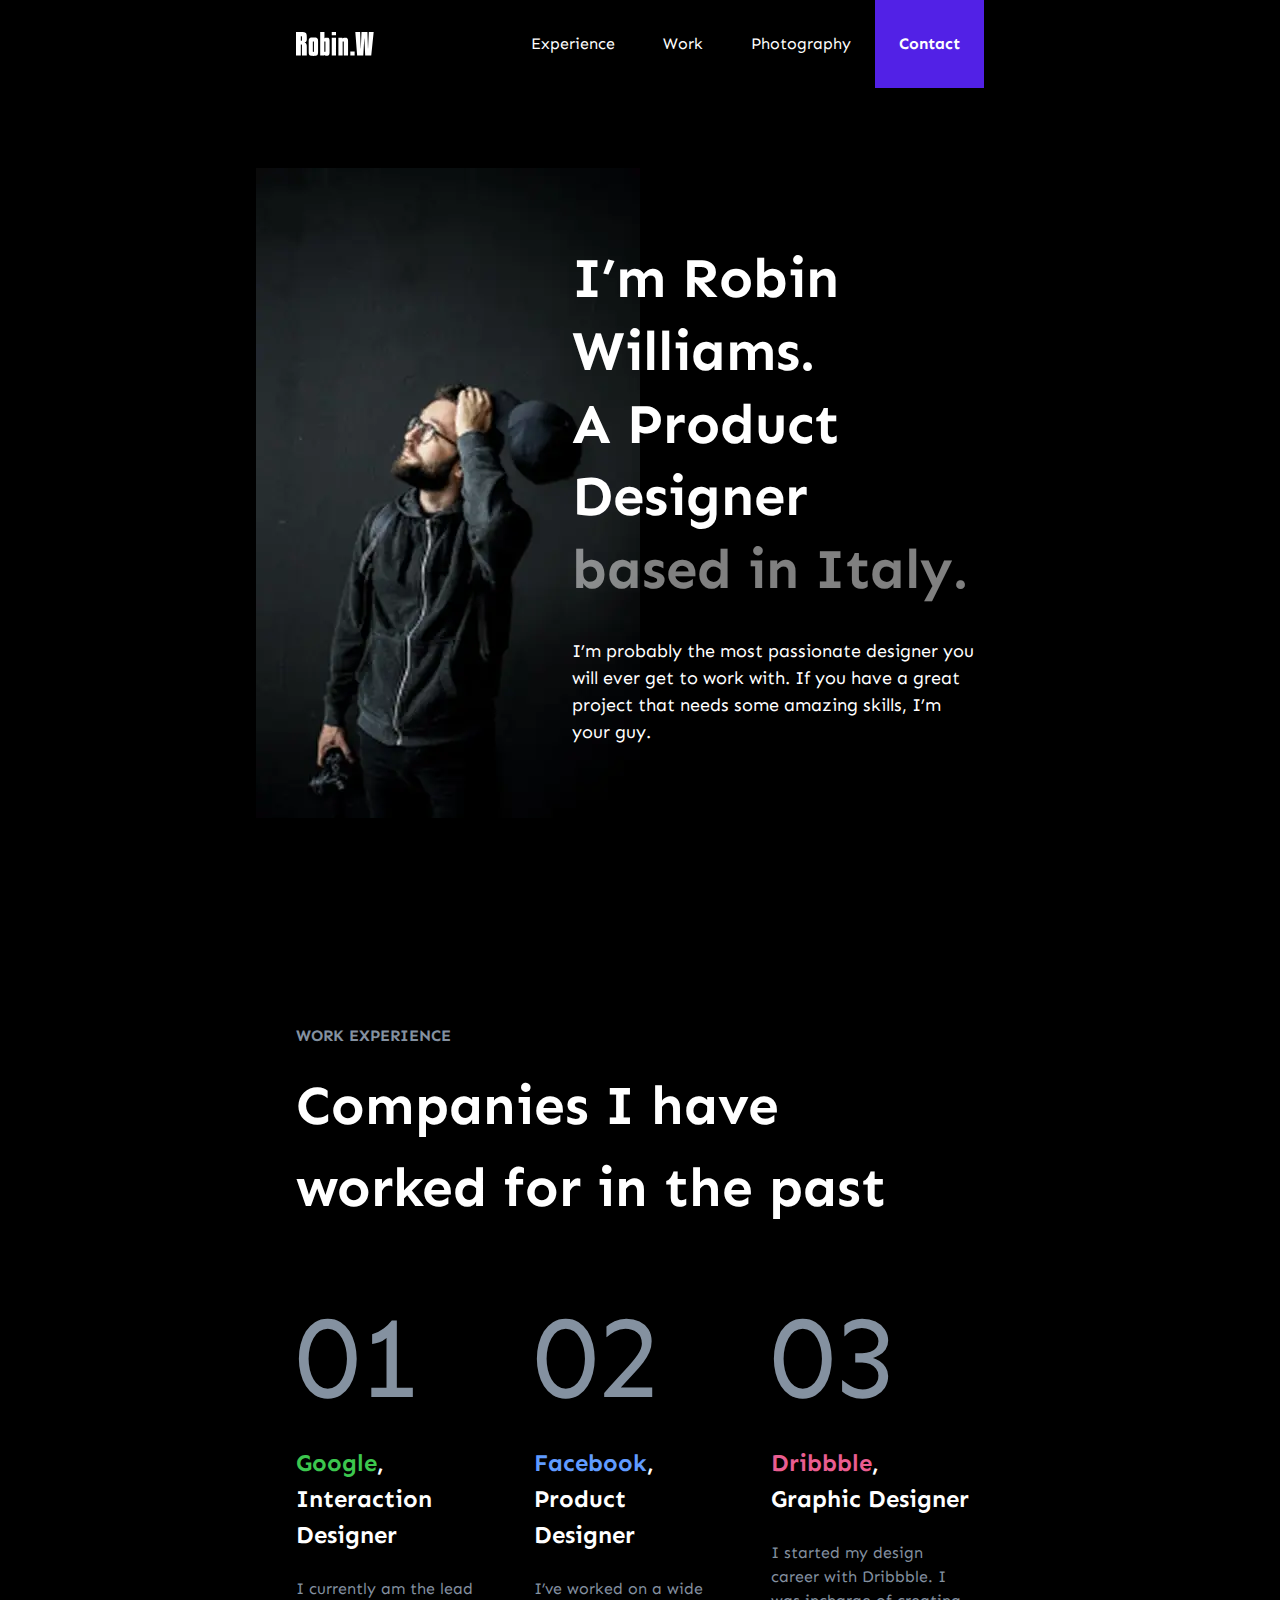
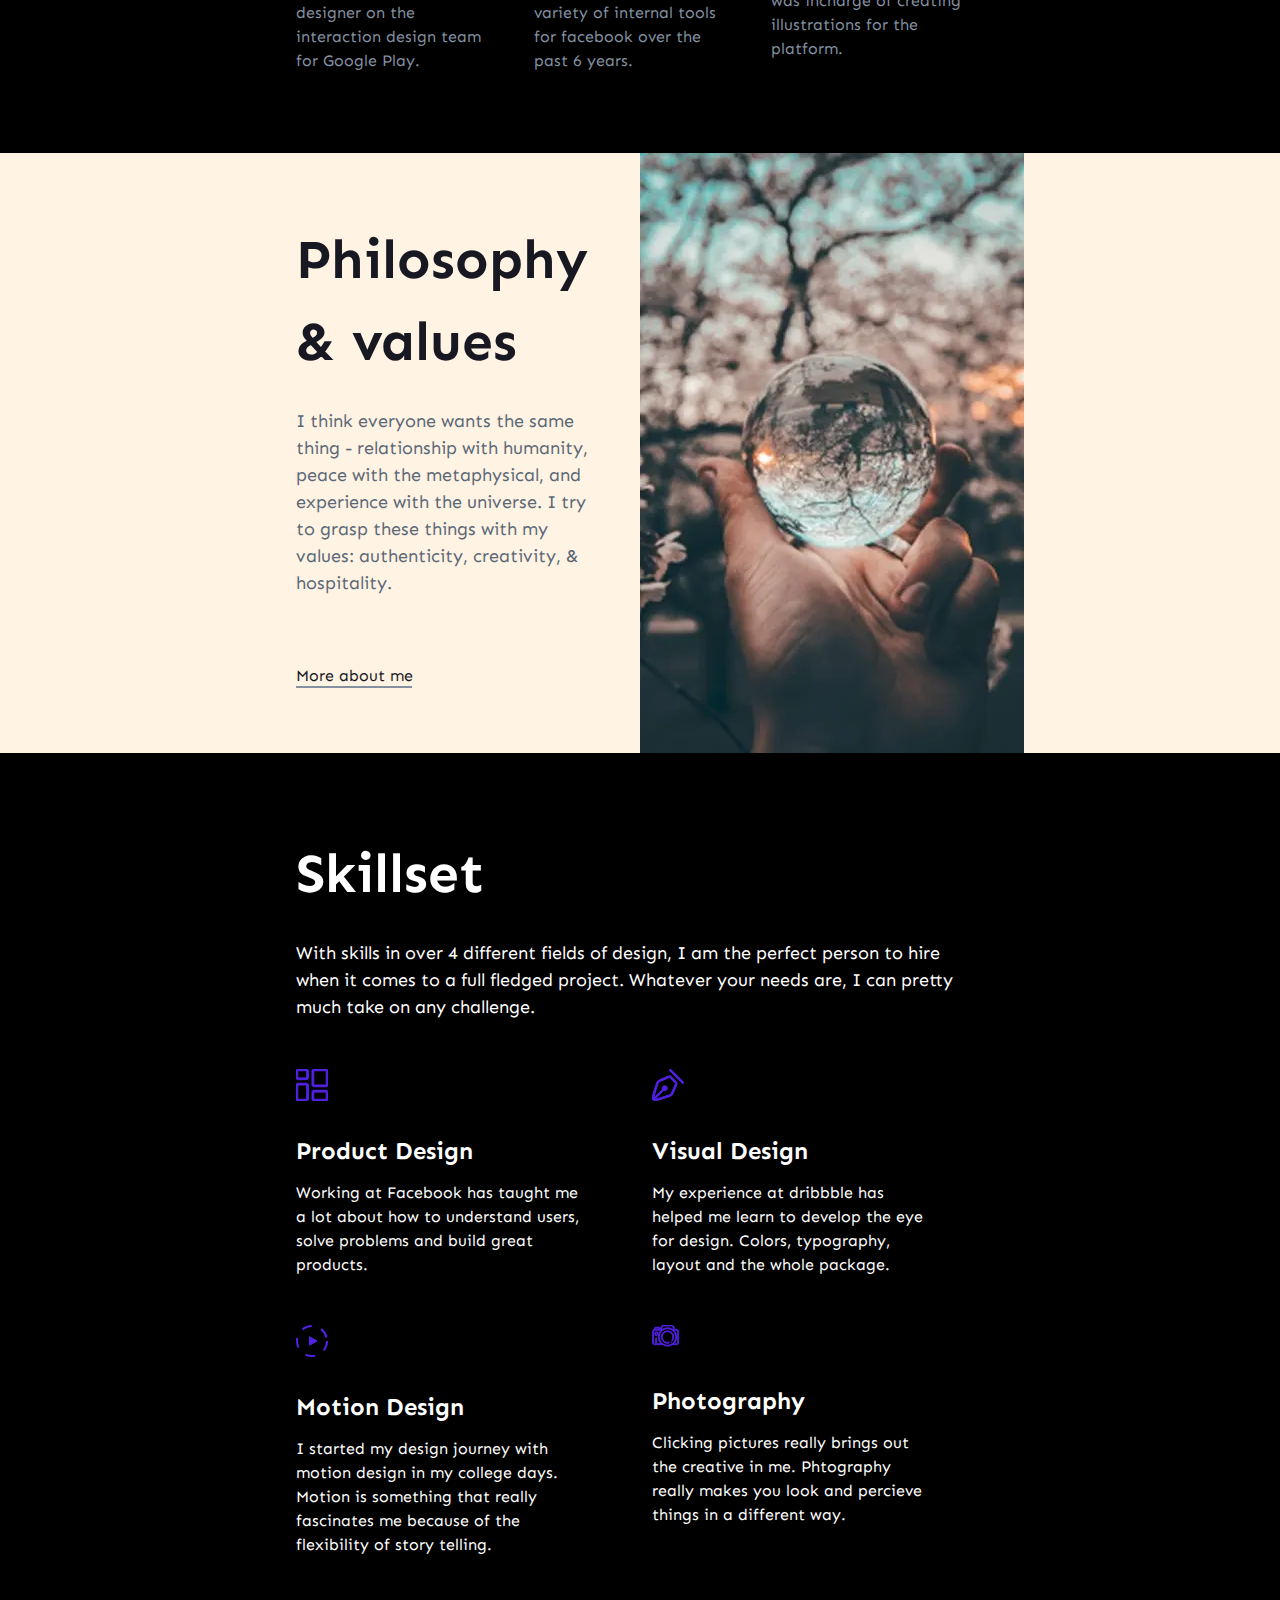
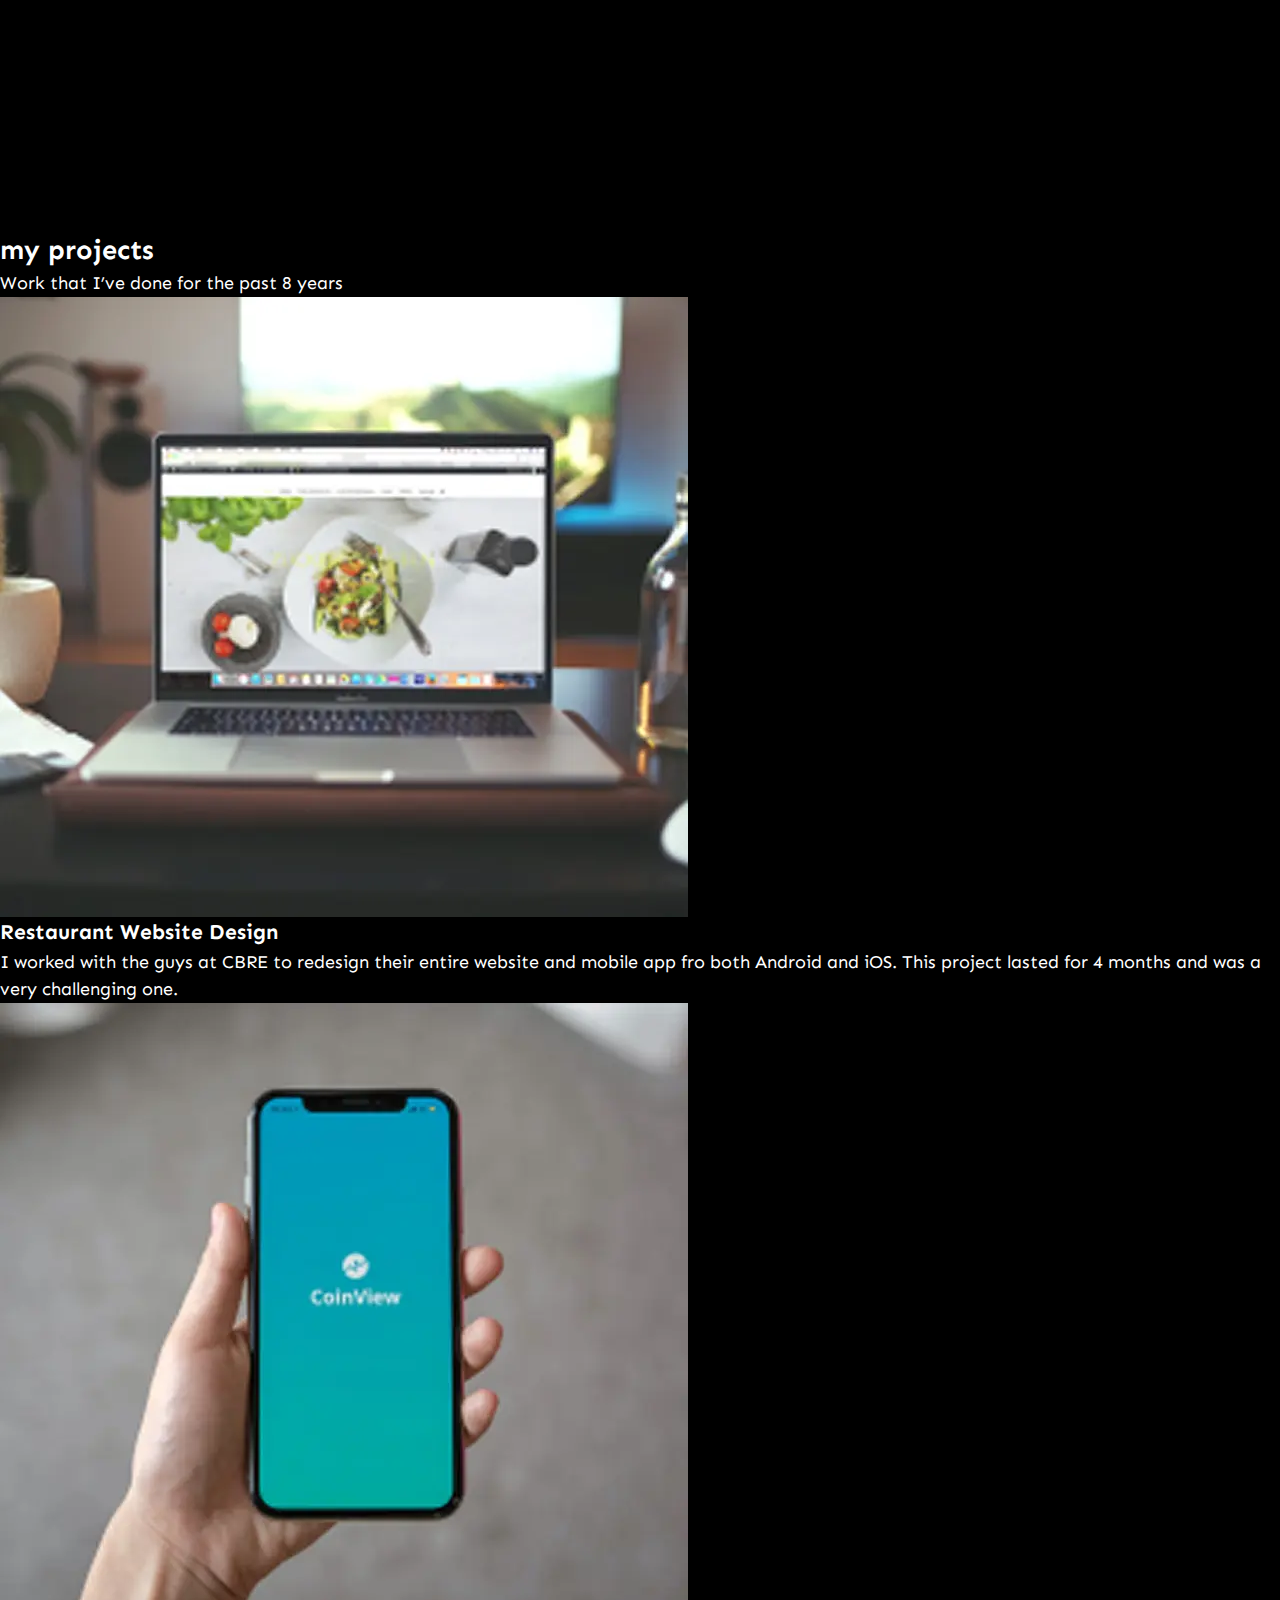
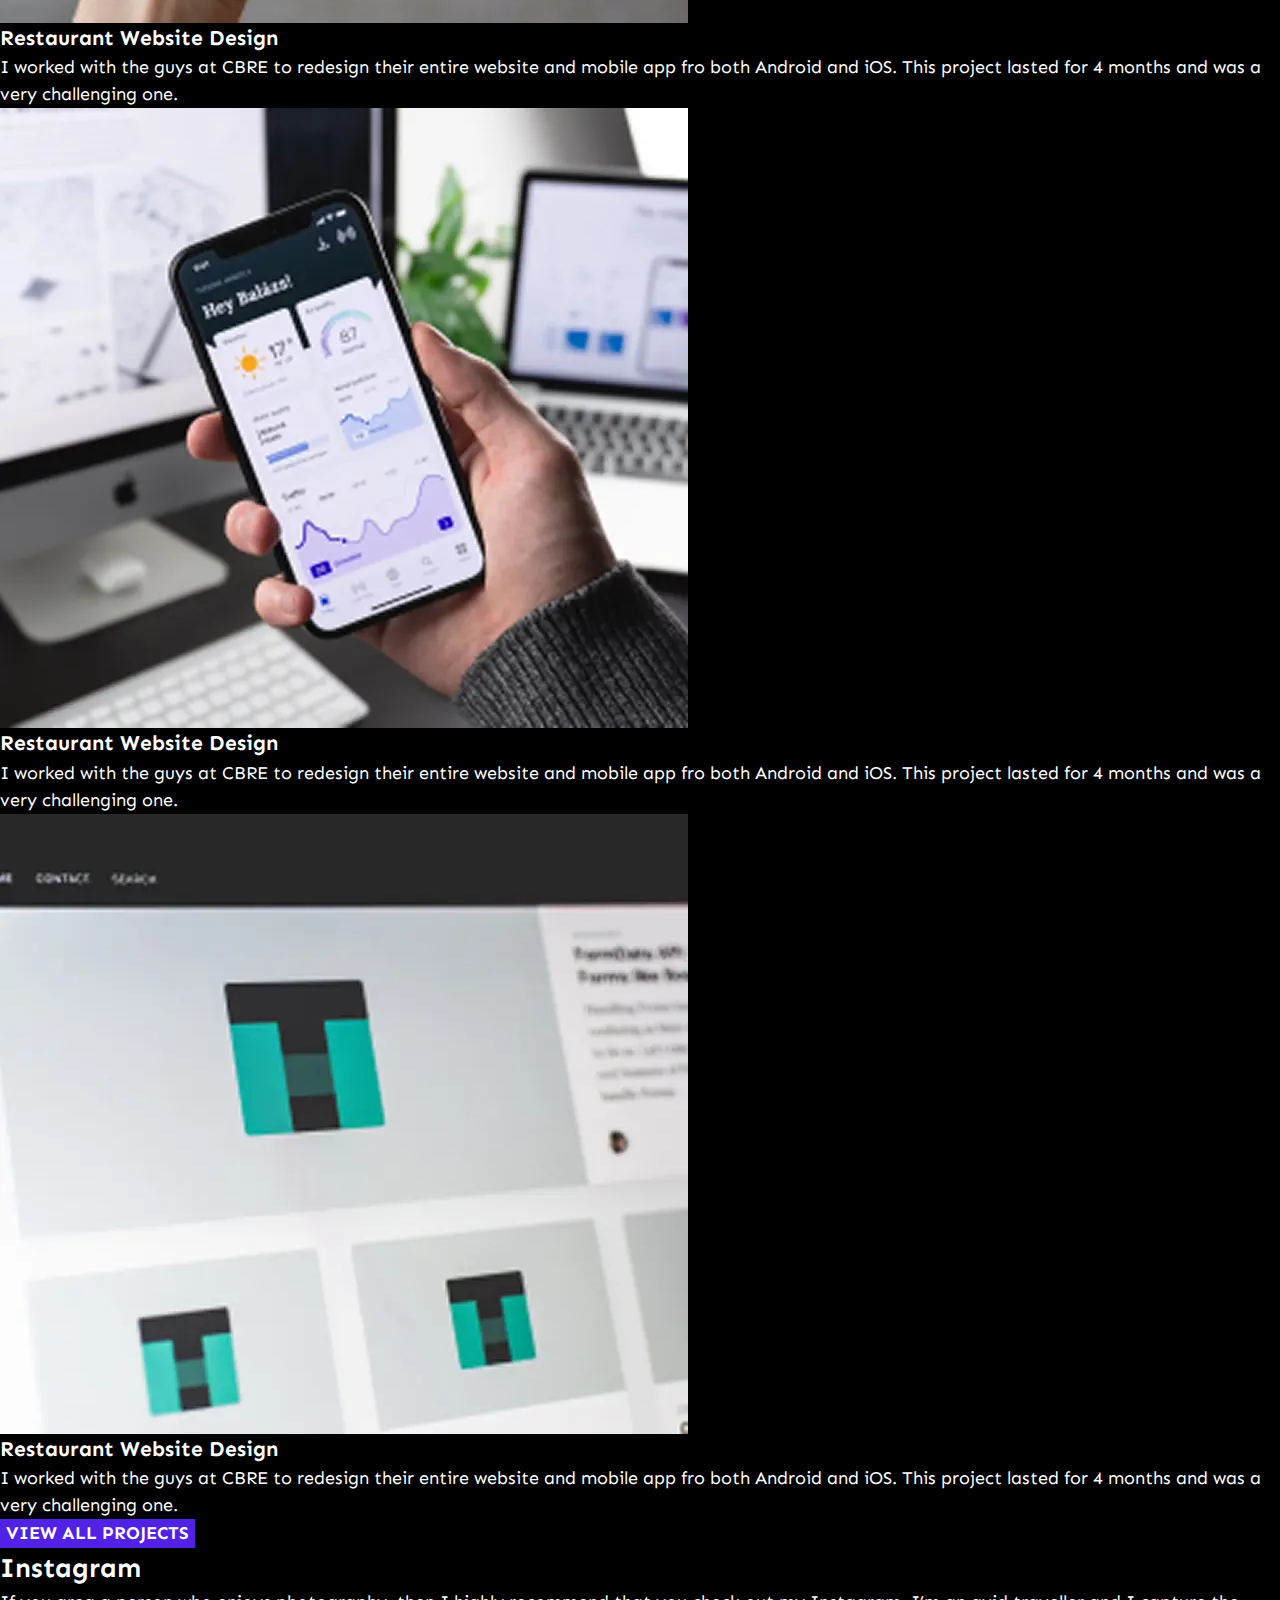
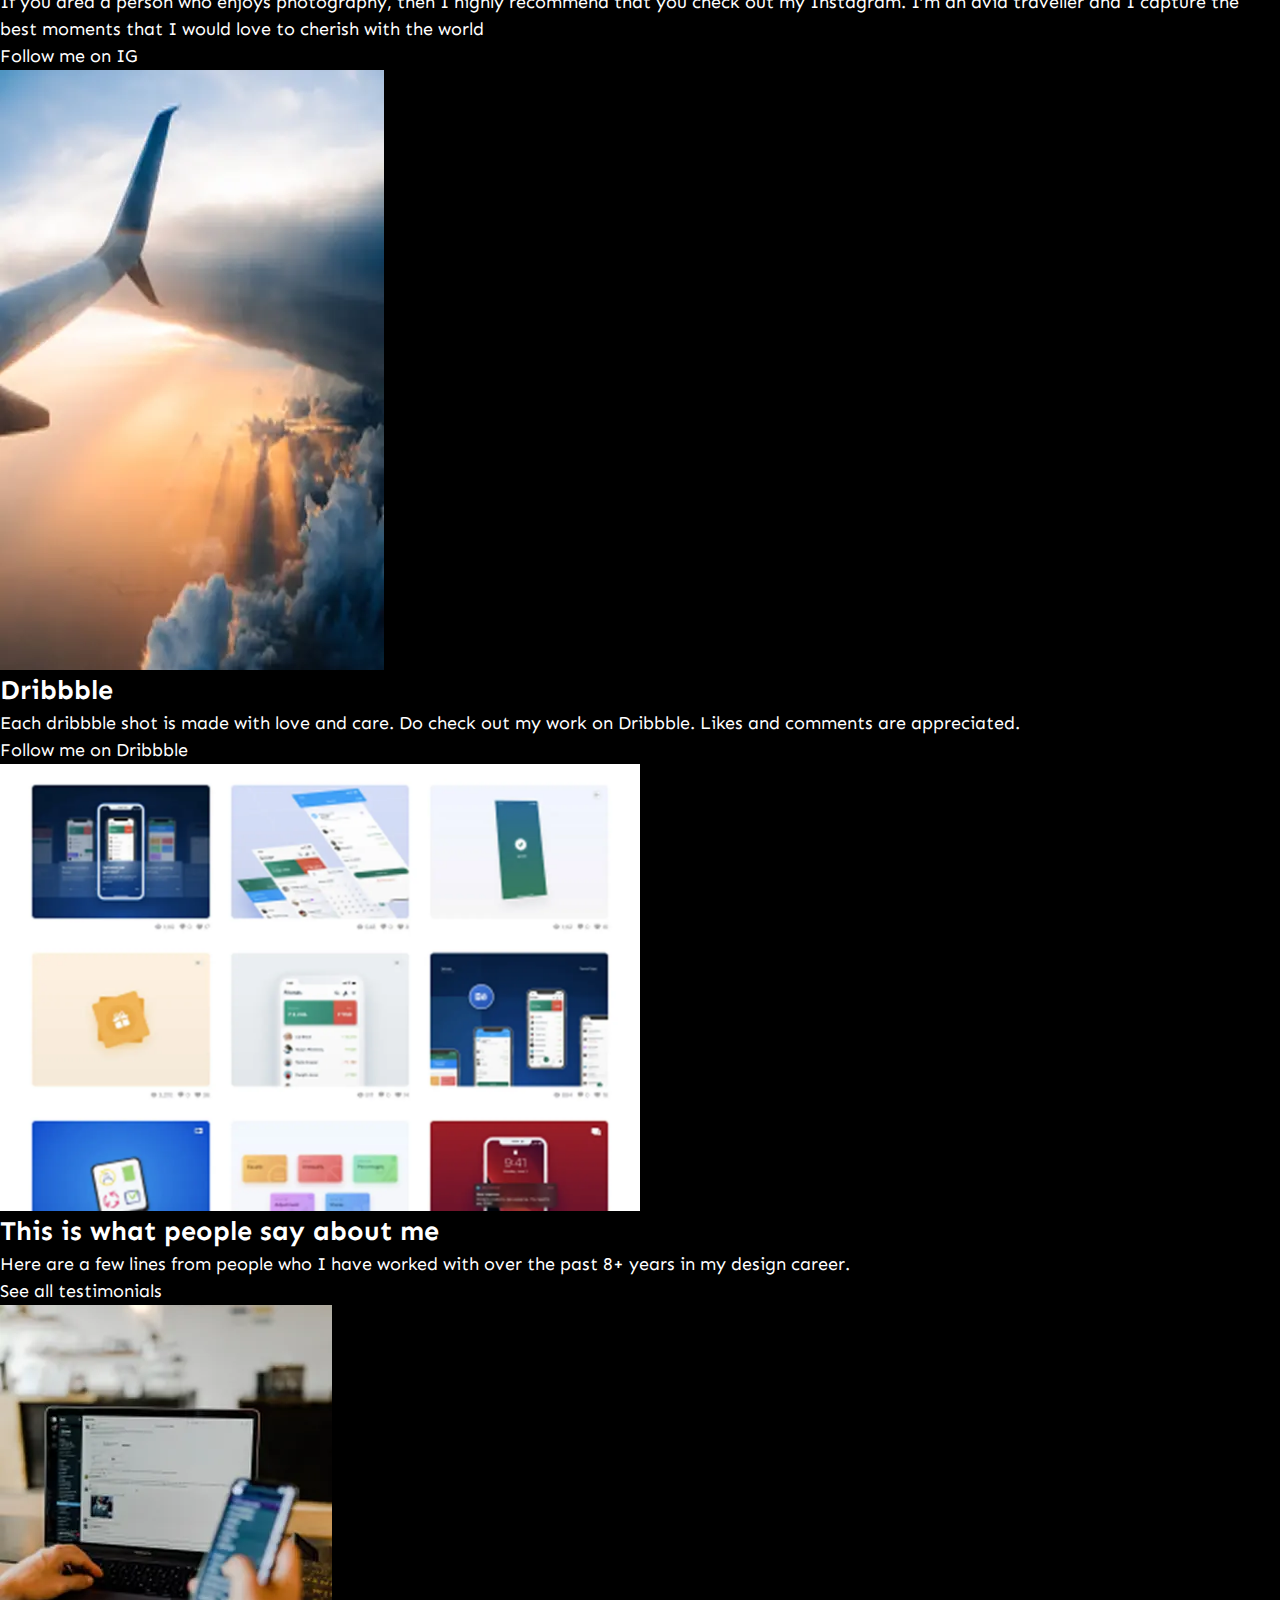
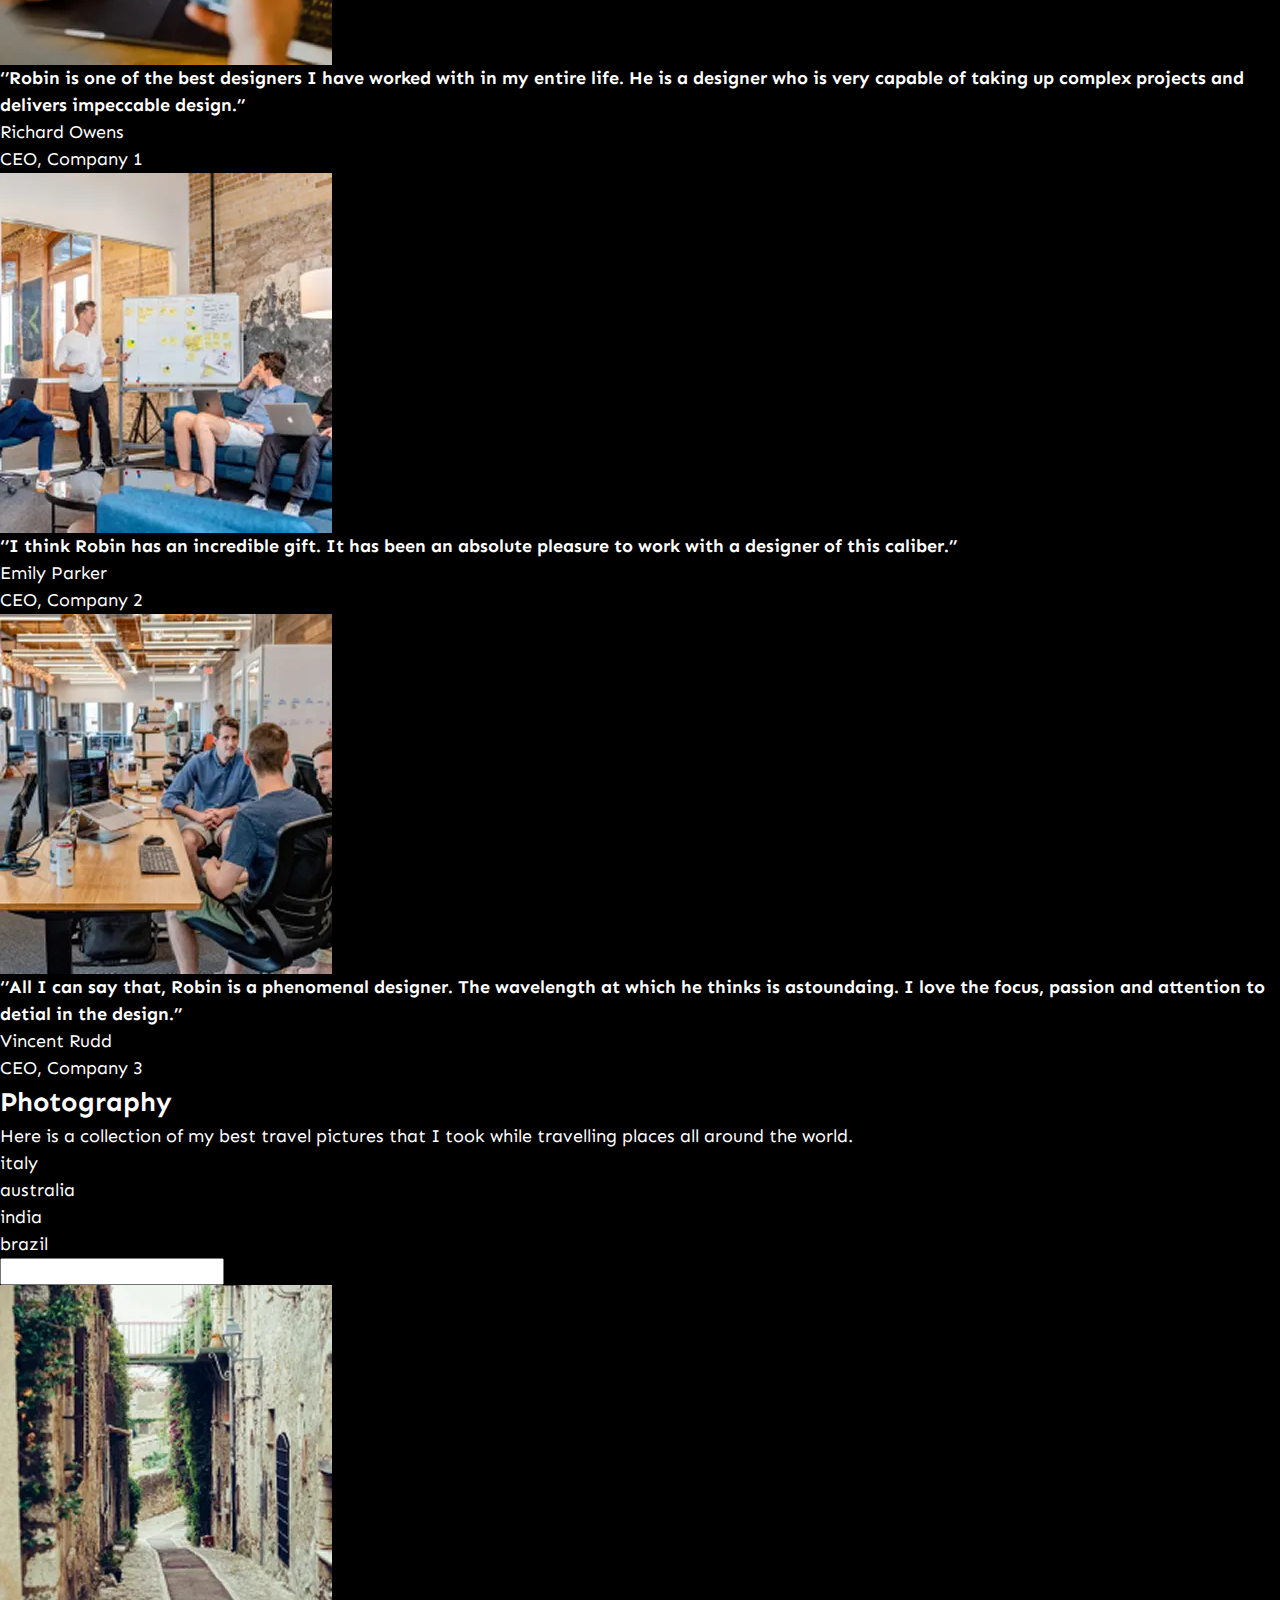
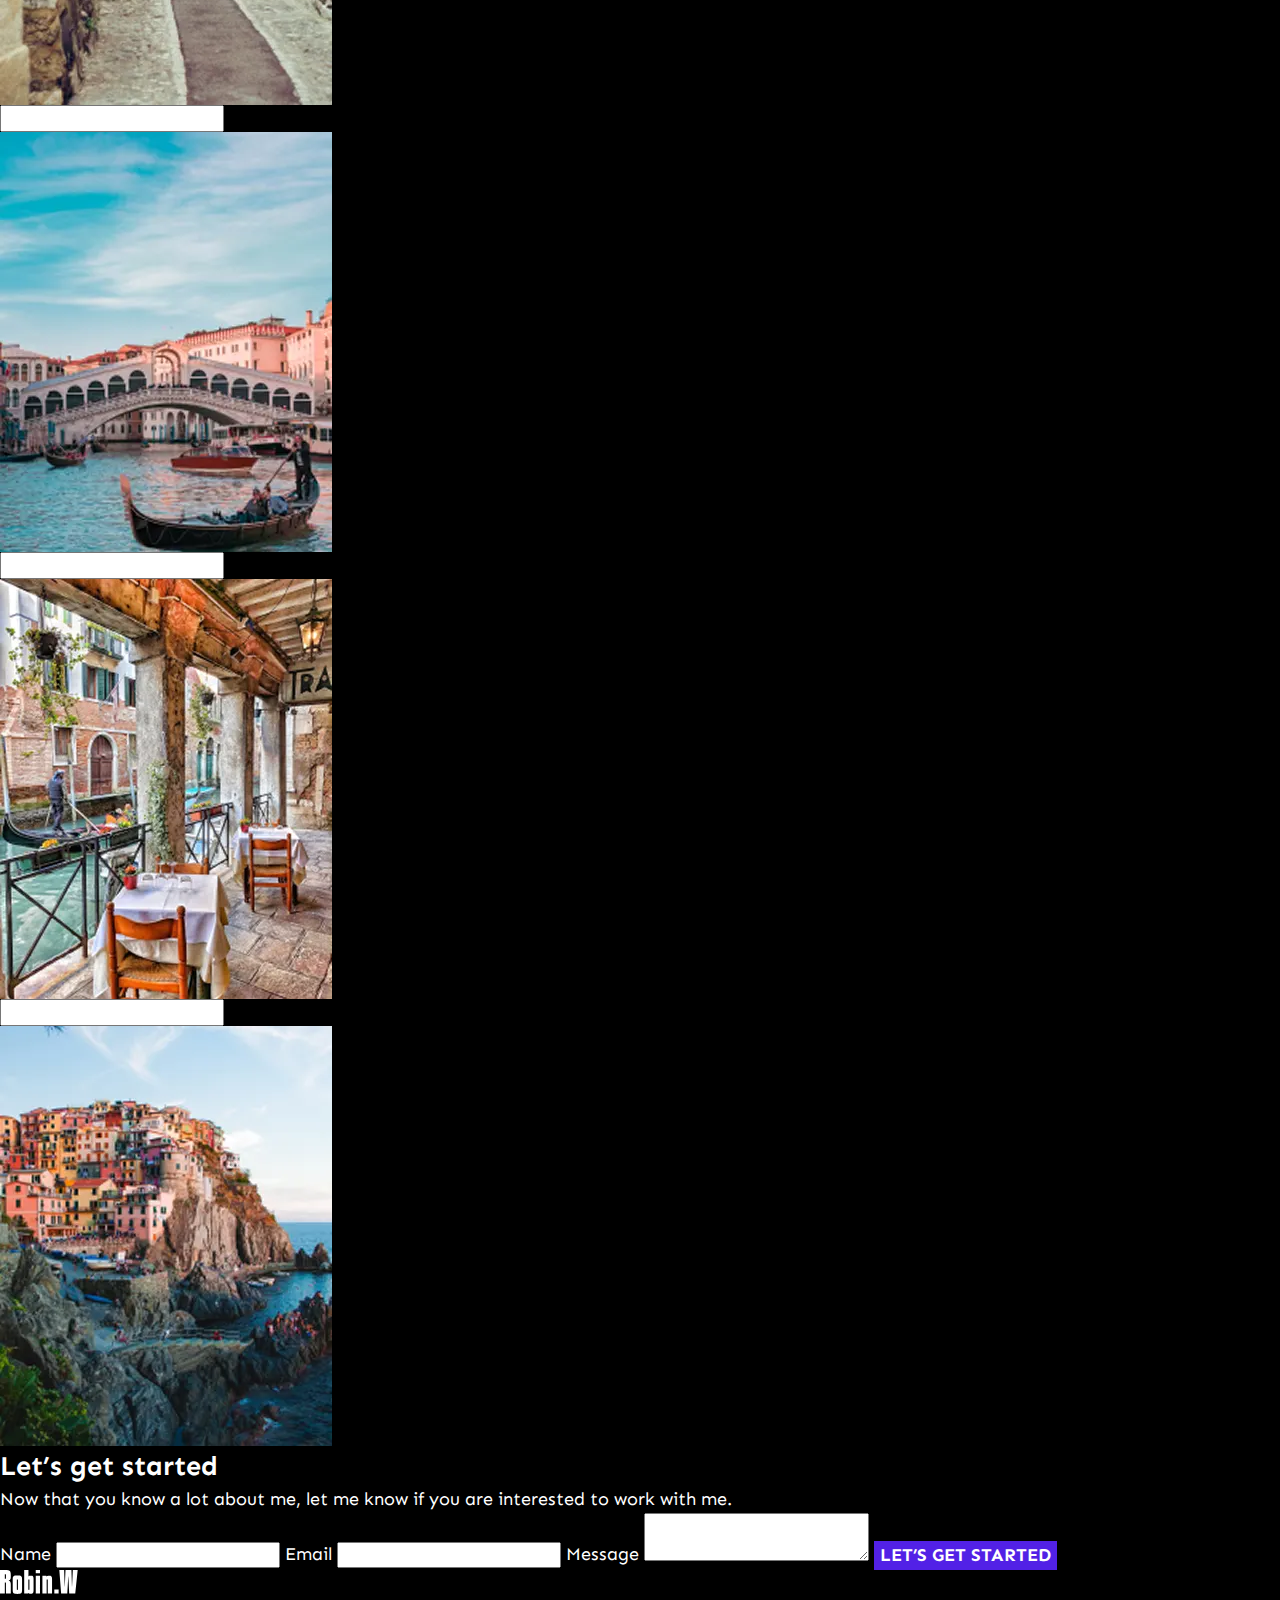
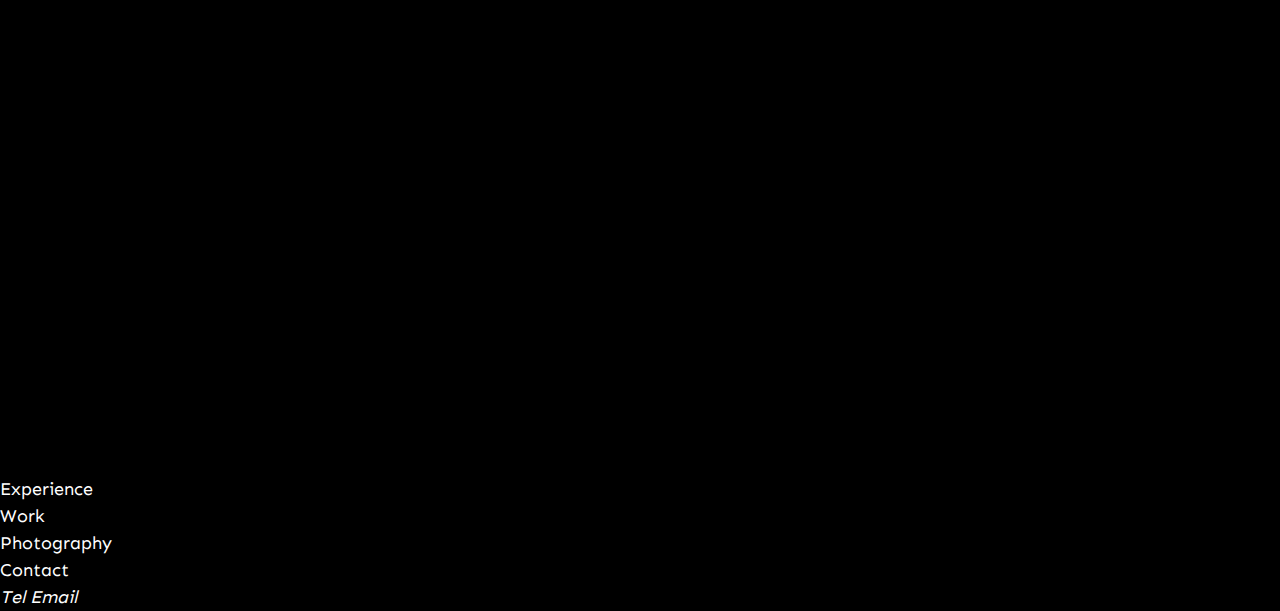
<file: index.html>
<!DOCTYPE html>
<html lang="en">
  <head>
    <meta charset="UTF-8" />
    <meta name="viewport" content="width=device-width, initial-scale=1.0" />
    <link rel="preconnect" href="https://fonts.googleapis.com" />
    <link rel="preconnect" href="https://fonts.gstatic.com" crossorigin />
    <link
      href="https://fonts.googleapis.com/css2?family=Sen:wght@400..800&display=swap"
      rel="stylesheet"
    />
    <link
      rel="stylesheet"
      href="//cdnjs.cloudflare.com/ajax/libs/modern-normalize/3.0.1/modern-normalize.min.css"
    />
    <link rel="stylesheet" href="./css/styles.css" />
    <title>Portfolio</title>
  </head>
  <body>
    <header class="header">
      <div class="container">
        <a class="link-logo" href="./index.html">
          <svg class="header-logo">
            <use href="./images/icon.svg#icon-logo"></use>
          </svg>
        </a>
        <nav class="header-navigation">
          <ul class="header-menu-list">
            <li class="header-menu-item">
              <a class="header-menu-link" href="">Experience</a>
            </li>
            <li class="header-menu-item">
              <a class="header-menu-link" href="">Work</a>
            </li>
            <li class="header-menu-item">
              <a class="header-menu-link" href="">Photography</a>
            </li>
            <!-- <li class="header-menu-item">
              <a class="header-menu-link" href="">Contact</a>
            </li> -->
          </ul>
        </nav>
        <button type="button" class="btn-contact">Contact</button>
        <button type="button" class="btn-menu">
          <svg class="icon-btn-menu">
            <use href="./images/icon.svg#icon-btn-menu"></use>
          </svg>
        </button>
      </div>
    </header>
    <main>
      <section class="hero">
        <div class="container">
          <picture>
            <source
              srcset="./images/man.webp 1x, ./images/man@2x.webp 2x"
              media="(min-width: 1440px)"
              height="650"
            />
            <source
              srcset="
                ./images/tablet-man.webp    1x,
                ./images/tablet-man@2x.webp 2x
              "
              media="(min-width: 768px)"
              width="384"
              height="650"
            />
            <source
              srcset="
                ./images/mobile-man.webp    1x,
                ./images/mobile-man@2x.webp 2x
              "
              media="(max-width: 767px)"
              width="360"
              height="288"
            />
            <img
              class="hero-img"
              src="./images/man.webp"
              width="750"
              height="650"
              alt="man"
            />
          </picture>
          <div class="wrap-hero-content">
            <h1 class="hero-title">
              I’m Robin Williams. <br />A Product Designer
              <span>based in Italy.</span>
            </h1>
            <p class="hero-text">
              I’m probably the most passionate designer you will ever get to
              work with. If you have a great project that needs some amazing
              skills, I’m your guy.
            </p>
          </div>
        </div>
      </section>
      <section class="work">
        <div class="container">
          <h2 class="work-title">
            <span class="work-title-accent">work experience</span>
            <br />Companies I have worked for in the past
          </h2>
          <ul class="work-list">
            <li class="work-item">
              <span class="number">01</span>
              <h3 class="work-item-title">
                <span class="green">Google</span>, Interaction Designer
              </h3>
              <p class="work-item-text">
                I currently am the lead designer on the interaction design team
                for Google Play.
              </p>
            </li>
            <li class="work-item">
              <span class="number">02</span>
              <h3 class="work-item-title">
                <span class="blue">Facebook</span>, Product Designer
              </h3>
              <p class="work-item-text">
                I’ve worked on a wide variety of internal tools for facebook
                over the past 6 years.
              </p>
            </li>
            <li class="work-item">
              <span class="number">03</span>
              <h3 class="work-item-title">
                <span class="pink">Dribbble</span>, Graphic Designer
              </h3>
              <p class="work-item-text">
                I started my design career with Dribbble. I was incharge of
                creating illustrations for the platform.
              </p>
            </li>
          </ul>
        </div>
      </section>
      <section class="values">
        <div class="container">
          <div class="wrap-values-content">
            <h2 class="values-title">Philosophy & values</h2>
            <p class="values-text">
              I think everyone wants the same thing - relationship with
              humanity, peace with the metaphysical, and experience with the
              universe. I try to grasp these things with my values:
              authenticity, creativity, & hospitality.
            </p>
            <a class="values-link" href="#">More about me</a>
          </div>
          <div class="wrap-values-img">
            <picture>
              <source
                srcset="./images/ball.webp 1x, ./images/ball@2x.webp 2x"
                media="(min-width: 1440px)"
              />
              <source
                srcset="
                  ./images/tablet-ball.webp    1x,
                  ./images/tablet-ball@2x.webp 2x
                "
                media="(min-width: 768px)"
                width="384"
                height="600"
              />
              <source
                srcset="
                  ./images/mobile-ball.webp    1x,
                  ./images/mobile-ball@2x.webp 2x
                "
                media="(max-width: 767px)"
                width="360"
                height="450"
              />

              <img
                class="values-img"
                src="./images/ball.webp"
                width="720"
                height="600"
                alt="ball"
              />
            </picture>
          </div>
        </div>
      </section>
      <section class="skills">
        <div class="container">
          <div class="wrap-skills-content">
            <h2 class="skills-title">Skillset</h2>
            <p class="skills-text">
              With skills in over 4 different fields of design, I am the perfect
              person to hire when it comes to a full fledged project. Whatever
              your needs are, I can pretty much take on any challenge.
            </p>
          </div>
          <ul class="skills-list">
            <li class="skills-item">
              <svg class="skills-icon" width="32" height="32">
                <use href="./images/icon.svg#icon-skills1"></use>
              </svg>
              <h3 class="skills-item-title">Product Design</h3>
              <p class="skills-item-text">
                Working at Facebook has taught me a lot about how to understand
                users, solve problems and build great products.
              </p>
            </li>
            <li class="skills-item">
              <svg class="skills-icon" width="32" height="32">
                <use href="./images/icon.svg#icon-skills2"></use>
              </svg>
              <h3 class="skills-item-title">Visual Design</h3>
              <p class="skills-item-text">
                My experience at dribbble has helped me learn to develop the eye
                for design. Colors, typography, layout and the whole package.
              </p>
            </li>
            <li class="skills-item">
              <svg class="skills-icon" width="32" height="32">
                <use href="./images/icon.svg#icon-skills3"></use>
              </svg>
              <h3 class="skills-item-title">Motion Design</h3>
              <p class="skills-item-text">
                I started my design journey with motion design in my college
                days. Motion is something that really fascinates me because of
                the flexibility of story telling.
              </p>
            </li>
            <li class="skills-item">
              <svg class="skills-icon" width="32" height="26">
                <use href="./images/icon.svg#icon-skills4"></use>
              </svg>
              <h3 class="skills-item-title">Photography</h3>
              <p class="skills-item-text">
                Clicking pictures really brings out the creative in me.
                Phtography really makes you look and percieve things in a
                different way.
              </p>
            </li>
          </ul>
        </div>
      </section>
      <section>
        <h2 class="visually-hidden">list of company</h2>
        <ul>
          <li>
            <svg width="85" height="21">
              <use href="./images/icon.svg#icon-company1"></use>
            </svg>
          </li>
          <li>
            <svg width="71" height="29">
              <use href="./images/icon.svg#icon-company2"></use>
            </svg>
          </li>
          <li>
            <svg width="28" height="28">
              <use href="./images/icon.svg#icon-company3"></use>
            </svg>
          </li>
          <li>
            <svg width="21" height="21">
              <use href="./images/icon.svg#icon-company4"></use>
            </svg>
          </li>
          <li>
            <svg width="42" height="21">
              <use href="./images/icon.svg#icon-company5"></use>
            </svg>
          </li>
          <li>
            <svg width="154" height="25">
              <use href="./images/icon.svg#icon-company6"></use>
            </svg>
          </li>
        </ul>
      </section>
      <section>
        <h2>my projects</h2>
        <p>Work that I’ve done for the past 8 years</p>
        <ul>
          <li>
            <picture>
              <source
                srcset="./images/laptop.webp 1x, ./images/laptop@2x.webp 2x"
                media="(min-width: 1440px)"
              />
              <source
                srcset="
                  ./images/tablet-laptop.webp    1x,
                  ./images/tablet-laptop@2x.webp 2x
                "
                media="(min-width: 768px)"
                width="688"
                height="620"
              />
              <source
                srcset="
                  ./images/mobile-laptop.webp    1x,
                  ./images/mobile-laptop@2x.webp 2x
                "
                media="(max-width: 4767px)"
                width="320"
                height="400"
              />

              <img
                src="./images/laptop.webp"
                width="636"
                height="620"
                alt="laptop"
              />
            </picture>
            <h3>Restaurant Website Design</h3>
            <p>
              I worked with the guys at CBRE to redesign their entire website
              and mobile app fro both Android and iOS. This project lasted for 4
              months and was a very challenging one.
            </p>
          </li>
          <li>
            <picture>
              <source
                srcset="./images/phone.webp 1x, ./images/phone@2x.webp 2x"
                media="(min-width: 1440px)"
              />

              <source
                srcset="
                  ./images/tablet-phone.webp    1x,
                  ./images/tablet-phone@2x.webp 2x
                "
                media="(min-width: 768px)"
                width="688"
                height="620"
              />
              <source
                srcset="
                  ./images/mobile-phone.webp    1x,
                  ./images/mobile-phone@2x.webp 2x
                "
                media="(max-width: 767px)"
                width="320"
                height="400"
              />
              <img
                src="./images/phone.webp"
                width="636"
                height="620"
                alt="phone"
              />
            </picture>
            <h3>Restaurant Website Design</h3>
            <p>
              I worked with the guys at CBRE to redesign their entire website
              and mobile app fro both Android and iOS. This project lasted for 4
              months and was a very challenging one.
            </p>
          </li>
          <li>
            <picture>
              <source
                srcset="
                  ./images/chart-display.webp    1x,
                  ./images/chart-display@2x.webp 2x
                "
                media="(min-width: 1440px)"
              />
              <source
                srcset="
                  ./images/tablet-chart-display.webp    1x,
                  ./images/tablet-chart-display@2x.webp 2x
                "
                media="(min-width: 768px)"
                width="688"
                height="620"
              />
              <source
                srcset="
                  ./images/mobile-chart-display.webp    1x,
                  ./images/mobile-chart-display@2x.webp 2x
                "
                media="(max-width: 767px)"
                width="320"
                height="400"
              />
              <img
                src="./images/chart-display.webp"
                width="636"
                height="620"
                alt="chart-display"
              />
            </picture>
            <h3>Restaurant Website Design</h3>
            <p>
              I worked with the guys at CBRE to redesign their entire website
              and mobile app fro both Android and iOS. This project lasted for 4
              months and was a very challenging one.
            </p>
          </li>
          <li>
            <picture>
              <source
                srcset="
                  ./images/screen-site.webp    1x,
                  ./images/screen-site@2x.webp 2x
                "
                media="(min-width: 1440px)"
              />
              <source
                srcset="
                  ./images/tablet-screen-site.webp    1x,
                  ./images/tablet-screen-site@2x.webp 2x
                "
                media="(min-width: 768px"
                )
                width="688"
                height="620"
              />

              <source
                srcset="
                  ./images/mobile-screen-site.webp    1x,
                  ./images/mobile-screen-site@2x.webp 2x
                "
                media="(max-width: 767px)"
                width="320"
                height="400"
              />

              <img
                src="./images/screen-site.webp"
                width="636"
                height="620"
                alt="screen-site"
              />
            </picture>
            <h3>Restaurant Website Design</h3>
            <p>
              I worked with the guys at CBRE to redesign their entire website
              and mobile app fro both Android and iOS. This project lasted for 4
              months and was a very challenging one.
            </p>
          </li>
        </ul>
        <button type="button">VIeW ALL PROJECTS</button>
      </section>
      <section>
        <h2>Instagram</h2>
        <p>
          If you area a person who enjoys photography, then I highly recommend
          that you check out my Instagram. I’m an avid traveller and I capture
          the best moments that I would love to cherish with the world
        </p>
        <a href="">Follow me on IG</a>
        <picture>
          <source
            srcset="./images/plane.webp 1x, ./images/plane@2x.webp 2x"
            media="(min-width: 1440px)"
          />
          <source
            srcset="
              ./images/tablet-plane.webp    1x,
              ./images/tablet-plane@2x.webp 2x
            "
            media="(min-width: 768px)"
            width="384"
            height="600"
          />
          <source
            srcset="
              ./images/mobile-ball.webp    1x,
              ./images/mobile-ball@2x.webp 2x
            "
            media="(max-width: 767px)"
            width="360"
            height="450"
          />

          <img src="./images/plane.webp" width="720" height="600" alt="plane" />
        </picture>
      </section>
      <section>
        <h2>Dribbble</h2>
        <p>
          Each dribbble shot is made with love and care. Do check out my work on
          Dribbble. Likes and comments are appreciated.
        </p>
        <a href="">Follow me on Dribbble</a>
        <picture>
          <source
            srcset="./images/dribbble.webp 1x, ./images/dribbble@2x.webp 2x"
            media="(min-width: 1440px)"
          />
          <source
            srcset="
              ./images/dribbble-tablet.webp    1x,
              ./images/dribbble-tablet@2x.webp 2x
            "
            media="(min-width: 768px)"
            width="640"
            height="640"
          />
          <source
            srcset="
              ./images/dribbble-mobile.webp    1x,
              ./images/dribbble-mobile@2x.webp 2x
            "
            media="(max-width: 767px)"
            width="335"
            height="452"
          />
          <img
            src="./images/dribbble.webp"
            class="works-image"
            alt="wooman"
            width="1076"
            height="640"
          />
        </picture>
      </section>
      <section>
        <h2>This is what people say about me</h2>
        <p>
          Here are a few lines from people who I have worked with over the past
          8+ years in my design career.
        </p>
        <a href="">See all testimonials</a>
        <ul>
          <li>
            <picture>
              <source
                srcset="./images/laptop1.webp 1x, ./images/laptop1@2x.webp 2x"
                media="(min-width: 1440px)"
              />
              <source
                srcset="
                  ./images/mibile-tablet-laptop1.webp    1x,
                  ./images/mibile-tablet-laptop1@2x.webp 2x
                "
                media="(max-width: 1439px)"
                width="332"
                height="360"
              />

              <img
                src="./images/laptop1.webp"
                width="636"
                height="360"
                alt="laptop"
              />
            </picture>
            <b>
              ‘’Robin is one of the best designers I have worked with in my
              entire life. He is a designer who is very capable of taking up
              complex projects and delivers impeccable design.’’
            </b>
            <p>Richard Owens</p>
            <span>CEO, Company 1</span>
          </li>
          <li>
            <picture>
              <source
                srcset="
                  ./images/presentation.webp    1x,
                  ./images/presentation@2x.webp 2x
                "
                media="(min-width: 1440px)"
              />
              <source
                srcset="
                  ./images/mibile-tablet-presentation.webp    1x,
                  ./images/mibile-tablet-presentation@2x.webp 2x
                "
                media="(max-width: 1439px)"
                width="332"
                height="360"
              />

              <img
                src="./images/presentation.webp"
                width="636"
                height="360"
                alt="laptop"
              />
            </picture>
            <b
              >‘’I think Robin has an incredible gift. It has been an absolute
              pleasure to work with a designer of this caliber.’’</b
            >
            <p>Emily Parker</p>
            <span>CEO, Company 2</span>
          </li>
          <li>
            <picture>
              <source
                srcset="
                  ./images/interview.webp    1x,
                  ./images/interview@2x.webp 2x
                "
                media="(min-width: 1440px)"
              />
              <source
                srcset="
                  ./images/mibile-tablet-interview.webp    1x,
                  ./images/mibile-tablet-interview@2x.webp 2x
                "
                media="(max-width: 1439px)"
                width="332"
                height="360"
              />

              <img
                src="./images/interview.webp"
                width="636"
                height="360"
                alt="laptop"
              />
            </picture>
            <b
              >‘’All I can say that, Robin is a phenomenal designer. The
              wavelength at which he thinks is astoundaing. I love the focus,
              passion and attention to detial in the design.’’</b
            >
            <p>Vincent Rudd</p>
            <span>CEO, Company 3</span>
          </li>
        </ul>
      </section>
      <section>
        <h2>Photography</h2>
        <p>
          Here is a collection of my best travel pictures that I took while
          travelling places all around the world.
        </p>
        <ul>
          <li><label for="">italy</label></li>
          <li><label for="">australia</label></li>
          <li><label for="">india</label></li>
          <li><label for="">brazil</label></li>
        </ul>
        <ul>
          <li>
            <input type="text" />
            <label for=""></label>
            <picture>
              <source
                srcset="./images/italy.webp 1x, ./images/italy@2x.webp 2x"
                media="(min-width: 1440px)"
              />
              <source
                srcset="
                  ./images/tablet-italy.webp    1x,
                  ./images/tablet-italy@2x.webp 2x
                "
                media="(min-width: 768px)"
                width="332"
                height="420"
              />
              <source
                srcset="
                  ./images/mobile-italy.webp    1x,
                  ./images/mobile-italy@2x.webp 2x
                "
                media="(max-width: 767px)"
                width="320"
                height="420"
              />

              <img
                src="./images/italy.webp"
                width="306"
                height="420"
                alt="italy"
              />
            </picture>
          </li>
          <li>
            <input type="text" />
            <label for=""></label>
            <picture>
              <source
                srcset="
                  ./images/australia.webp    1x,
                  ./images/australia@2x.webp 2x
                "
                media="(min-width: 1440px)"
              />
              <source
                srcset="
                  ./images/tablet-australia.webp    1x,
                  ./images/tablet-australia@2x.webp 2x
                "
                media="(min-width: 768px)"
                width="332"
                height="420"
              />
              <source
                srcset="
                  ./images/mobile-australia.webp    1x,
                  ./images/mobile-australia@2x.webp 2x
                "
                media="(max-width: 767px)"
                width="320"
                height="420"
              />

              <img
                src="./images/australia.webp"
                width="306"
                height="420"
                alt="australia"
              />
            </picture>
          </li>
          <li>
            <input type="text" />
            <label for=""></label>
            <picture>
              <source
                srcset="./images/india.webp 1x, ./images/india@2x.webp 2x"
                media="(min-width: 1440px)"
              />
              <source
                srcset="
                  ./images/tablet-india.webp    1x,
                  ./images/tablet-india@2x.webp 2x
                "
                media="(min-width: 768px)"
                width="332"
                height="420"
              />
              <source
                srcset="
                  ./images/mobile-india.webp    1x,
                  ./images/mobile-india@2x.webp 2x
                "
                media="(max-width: 767px)"
                width="320"
                height="420"
              />

              <img
                src="./images/australia.webp"
                width="306"
                height="420"
                alt="india"
              />
            </picture>
          </li>
          <li>
            <input type="text" />
            <label for=""></label>
            <picture>
              <source
                srcset="./images/brazil.webp 1x, ./images/brazil@2x.webp 2x"
                media="(min-width: 1440px)"
              />
              <source
                srcset="
                  ./images/tablet-brazil.webp    1x,
                  ./images/tablet-brazil@2x.webp 2x
                "
                media="(min-width: 768px)"
                width="332"
                height="420"
              />
              <source
                srcset="
                  ./images/mobile-brazil.webp    1x,
                  ./images/mobile-brazil@2x.webp 2x
                "
                media="(max-width: 767px)"
                width="320"
                height="420"
              />

              <img
                src="./images/brazil.webp"
                width="306"
                height="420"
                alt="brazil"
              />
            </picture>
          </li>
        </ul>
      </section>
      <section>
        <h2>Let’s get started</h2>
        <p>
          Now that you know a lot about me, let me know if you are interested to
          work with me.
        </p>
        <form action="">
          <label>Name</label>
          <input type="text" />
          <label>Email</label>
          <input type="text" />
          <label>Message</label>
          <textarea type="text"></textarea>
          <button type="submit">Let’s get started</button>
        </form>
      </section>
    </main>
    <footer>
      <a href="./index.html">
        <svg class="header-logo">
          <use href="./images/icon.svg#icon-logo"></use>
        </svg>
      </a>
      <ul>
        <li>
          <svg>
            <use href="./images/icon.svg#icon-twitter"></use>
          </svg>
        </li>
        <li>
          <svg>
            <use href="./images/icon.svg#icon-dribbble"></use>
          </svg>
        </li>
        <li>
          <svg>
            <use href="./images/icon.svg#icon-linkedIn"></use>
          </svg>
        </li>
      </ul>

      <ul>
        <li><a href="">Experience</a></li>
        <li><a href="">Work</a></li>
        <li><a href="">Photography</a></li>
        <li><a href="">Contact</a></li>
      </ul>

      <address>
        <a href="">Tel</a>
        <a href="">Email</a>
      </address>
    </footer>
  </body>
</html>
</file>
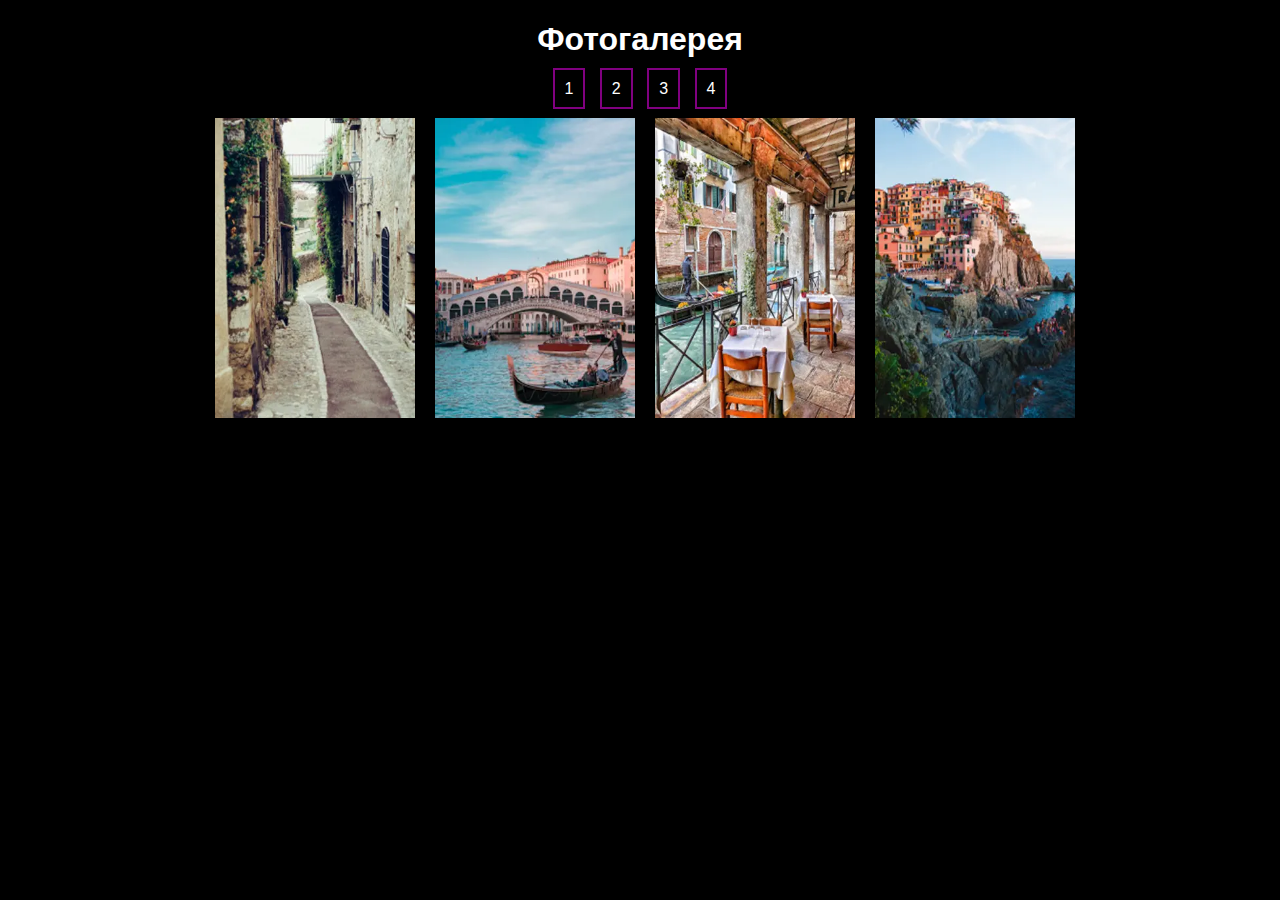
<file: test.html>
<!DOCTYPE html>
<html lang="uk">
  <head>
    <meta charset="UTF-8" />
    <meta name="viewport" content="width=device-width, initial-scale=1.0" />
    <title>Фотогалерея</title>
    <style>
      body {
        background-color: black;
        color: white;
        font-family: Arial, sans-serif;
        text-align: center;
      }
      .gallery {
        display: flex;
        justify-content: center;
        gap: 10px;
        margin-top: 20px;
      }
      .gallery img {
        width: 200px;
        height: 300px;
        transition: transform 0.3s ease, box-shadow 0.3s ease;
      }
      input[type='radio'] {
        display: none;
      }
      .buttons {
        margin-top: 20px;
      }
      .buttons label {
        padding: 10px;
        margin: 5px;
        border: 2px solid purple;
        background: none;
        color: white;
        cursor: pointer;
        font-size: 16px;
      }
      input[type='radio']:checked + label + img {
        transform: scale(1.1);
        box-shadow: 0px 10px 20px rgba(255, 255, 255, 0.5);
      }
    </style>
  </head>
  <body>
    <h1>Фотогалерея</h1>
    <div class="buttons">
      <label for="img1">1</label>
      <label for="img2">2</label>
      <label for="img3">3</label>
      <label for="img4">4</label>
    </div>
    <div class="gallery">
      <input type="radio" name="gallery" id="img1" />
      <label for="img1"></label>
      <img src="./images/italy.webp" alt="Italy" />
      <input type="radio" name="gallery" id="img2" />
      <label for="img2"></label>
      <img src="./images/australia.webp" alt="Australia" />

      <input type="radio" name="gallery" id="img3" />
      <label for="img3"></label>
      <img src="./images/india.webp" alt="India" />

      <input type="radio" name="gallery" id="img4" />
      <label for="img4"></label>
      <img src="images/brazil.webp" alt="Brazil" />
    </div>
  </body>
</html>
</file>
<file: css/styles.css>
/*reset*/

h1,
h2,
h3,
h4,
h5,
h6,
p {
  margin: 0;
}


ul, ol {
  margin: 0;
  padding: 0;
  list-style: none;
}

a {
  color: currentColor;
  text-decoration: none;
}

img {
  display: block;
  max-width: 100%;
  height: auto;
}


/*base*/

:root {
    --color-base: #000000;
    --color-level: #181823;
    --color-light-grey: #DEECF9;
    --color-darck-grey: #C7E0F4;
    --color-text: #ffffff;
    --color-primary: #5221E6;
    --color-green-accent: #3CC74E;
    --color-blue-accent: #609bff;
    --color-pink-accent: #E95D90;
    --color-peach-accent: #FFF3E4;
    --color-violet-accent: #FBE4FF;
    --color-violet-accent-darck: #8491a0;
    --color-violet-accent-normal: #5b6876;



}

html {
  scroll-behavior: smooth;
}

body {
  font-family: "Sen", sans-serif;
  background-color: var(--color-base);
  font-weight: 400;
  font-size: 18px;
  line-height: 1.5;
  color: var(--color-text);
}

button {
  background-color: var(--color-primary);
  cursor: pointer;
  font-weight: 700;
  font-size: 18px;
  line-height: 1.5;
  text-transform: uppercase;
  color: var(--color-text);
  border: none;
}

.visually-hidden {
  position: absolute;
  width: 1px;
  height: 1px;
  margin: -1px;
  border: 0;
  padding: 0;
  white-space: nowrap;
  clip-path: inset(100%);
  clip: rect(0 0 0 0);
  overflow: hidden;
}


/* Styles for Mobile devices */
.container {
  min-width: 320px;
  max-width: 360px;
  margin: 0 auto;
  padding: 0 20px;
}

/* Styles for Tablet devices */
@media only screen and (min-width: 768px) {
  .container {
    max-width: 768px;
    padding: 0 40px;
  }
}

/* Styles for Desktop devices */
@media only screen and (min-width: 1440px) {
  .container {
    max-width: 1440px;
    padding: 0 72px;
  }
}

/*header*/

.header .container {
    display: flex;
    align-items: center;    
}

.link-logo {
    display: flex;
    align-items: center;
    padding-top: 24px;
    padding-bottom: 24px;
}
.header-logo {
    width: 78px;
    height: 24px;
    fill: var(--color-text);
}

.header-menu-link {
    font-size: 16px;
}

.btn-menu {
    display: flex;
    align-items: center;
    justify-content: center;
    background-color: transparent;
    padding: 0;
    margin-left: auto;
}

.icon-btn-menu {
    width: 24px;
    height: 24px;
    fill: #C4C4C4;
}

.btn-contact,
.header-navigation {
    display: none;
}

@media only screen and (min-width: 768px) {

.btn-contact,
.header-navigation {
    display: flex;
}

.header-navigation {
    margin-left: auto;
    margin-right: 24px;
}

.btn-menu {
    display: none;
}

.header-menu-list {
    display: flex;
    align-items: center;
    gap: 48px;
}

.header-menu-link {
    display: block;
    padding-top: 32px;
    padding-bottom: 32px;
}

.btn-contact {
    text-transform: none;
    font-size: 16px;
    padding: 32px 24px;
}
}

@media only screen and (min-width: 1440px) {
   
.header {
    background: linear-gradient(to right, #000000 50%, #181823 50%);
   
}

.header .container {
    background: linear-gradient(to right, #000000 540px, #181823 540px);
    
}

}

/*hero*/

.hero-img {
    margin-bottom: 48px;
}

.hero-title {
    font-weight: 700;
    font-size: 32px;
    line-height: 1.3;
    margin-bottom: 16px;
}
.hero-title span {
    color: rgba(255, 255, 255, 0.5);
}

.hero::after {
    content: '';
    display: block;
    width: 100%;
    height: 2px; /* Висота лінії */
    background: repeating-linear-gradient(
        to right,
        rgba(255, 255, 255, 0.5) 0px,
        rgba(255, 255, 255, 0.5) 10px, /* Відрізки по 10px */
        transparent 10px,
        transparent 15px
    );
    margin-top: 48px; /* Відстань від вмісту */
}

@media only screen and (min-width: 768px) {

.hero {
    padding-top: 80px;
    padding-bottom: 84px;
}

.hero .container {
   padding-left: 0;
   padding-right: 0;
   position: relative;
}

.hero::after {
    display: none;
}

.hero-img {
    margin-bottom: 0;
}

.wrap-hero-content {
    position: absolute;
    top: 74px;
    left: 316px;
    max-width: 408px;
}
.hero-title {
    font-size: 56px;
    margin-bottom: 32px;
}
}

@media only screen and (min-width: 1440px) {

.hero {
    background: linear-gradient(to right, #000000 50%, #181823 50%);
    padding-top: 0;
    padding-bottom: 0;

  
}

.hero .container {
    background: linear-gradient(to right, #000000 540px, #181823 540px);
    padding-top: 80px;
    padding-bottom: 84px;

}


.wrap-hero-content {
    position: absolute;
    top: 212px;
    left: 665px;
    max-width: 738px;
}

.hero-title {
    font-size: 78px;
}


.hero::after {
    display: block;
    margin-top: 0;
}
}

/*work*/

.work {
    padding-top: 48px;
    padding-bottom: 48px;
}

.work-title {
    font-weight: 700;
    font-size: 32px;
}
.work-title-accent {
font-size: 16px;
text-transform: uppercase;
color: var(--color-violet-accent-darck);

}

.work-list {
    display: flex;
    flex-direction: column;
    gap: 48px;
}
.work-item {
    display: flex;
    flex-direction: column;
    align-items: flex-start;  
}
.work-item .number {
    font-size: 117px;
    color: var(--color-violet-accent-darck);
}

.work-item-title {
    font-weight: 700;
    font-size: 24px;
    margin-bottom: 16px;
}
.work-item-title .green {
    color: var(--color-green-accent);
}

.work-item-title .blue {
    color: var(--color-blue-accent);
}

.work-item-title .pink {
    color: var(--color-pink-accent);
}


.work-item-text {
    font-size: 16px;
    color: var(--color-violet-accent-darck);   
}

@media only screen and (min-width: 768px) {

.work {
    padding-top: 80px;
    padding-bottom: 80px;
}

.work-title {
    font-size: 55px;
    margin-bottom: 40px;
}

.work-list {
    flex-direction:row;
    gap: 25px;
}
.work-item {
    width: calc((100% - 50px) / 3); 
}

.work-item-title {
    max-width: 198px;
    margin-bottom: 24px;
}

.work-item-text {
   max-width: 198px;

}
}

@media only screen and (min-width: 1440px) {

.work {
    padding-top: 120px;
    padding-bottom: 120px;
}

.work-title {
   max-width: 689px;
}

.work-list {
    gap: 24px;
}
.work-item {
    width: calc((100% - 48px) / 3); 
}

.work-item-title {
    max-width: 339px;
    margin-bottom: 22px;
}

.work-item-text {
   max-width: 368px;

}
}

/*values*/

.values {
    padding-top: 48px;
    background-color: var(--color-peach-accent);
}

.values .container {
    padding-left: 0;
    padding-right: 0;
    display: flex;
    flex-direction: column;
    align-items: flex-start;
}

.wrap-values-content {
   padding-left: 20px;
   padding-right: 20px;
}

.values-title {
    font-weight: 700;
    font-size: 32px;
    color: var(--color-level);
    margin-bottom: 24px;
}

.values-text {
    font-size: 18px;
    color: var(--color-violet-accent-normal);
    margin-bottom: 90px;
}

.values-link {
    position: relative;
    display: block;
    font-size: 16px;
    color: var(--color-level);
    margin-bottom: 50px;
}

.values-link::after {
    position: absolute;
    top: 22px;
    left: 0;
    content: '';
    border: 1px solid #8491a0;
    width: 116px;
    height: 0px;
}

.wrap-values-img {
    display: flex;
    justify-content: center;
}


@media only screen and (min-width: 768px) {

.values {
    padding: 0;
}
.values .container {
    flex-direction: row; /* Вирівнюємо в ряд */
    justify-content: space-between; /* Розподіляємо елементи */
    align-items: center;
    text-align: left;
    padding-right: 0;
    padding-left: 40px;
}

.wrap-values-content {
    padding-left: 0;
    padding-right: 0;
    margin: auto 0;
}

.wrap-values-img {
    min-width: 384px; /* Зображення займає 50% ширини */
    display: flex;
    justify-content: flex-end; /* Вирівнюємо зображення вправо */
}


.values-title {
    font-size: 55px;
    max-width: 304px;
}
.values-text {
    max-width: 304px;
    margin-bottom: 67px;
}

.values-link {
    margin-bottom: 0;
}
}

@media only screen and (min-width: 1440px) {

.values-title {
    max-width: 529px;
}
.values-text {
    max-width: 576px;
    margin-bottom: 134px;
}

.values .container {
    padding-left: 72px;
}
}

/*skills*/
.skills {
    padding-top: 78px;
    padding-bottom: 64px;
}

.skills .container {
    display: flex;
    align-items: flex-start;
    flex-direction: column;
}


.skills-title {
    font-weight: 700;
    font-size: 32px;
    margin-bottom: 18px;
}

.skills-text {
    margin-bottom: 70px;
}

.skills-list {
    display: flex;
    flex-direction: column;
    align-items: flex-start;
    gap: 48px;
}

.skills-item-title {
    font-weight: 700;
    font-size: 24px; 
    margin-bottom: 12px;   
}

.skills-item-text {
    font-size: 16px;
}

.skills-icon {
    fill: var(--color-primary);
    stroke: var(--color-primary);
    margin-bottom: 24px;
}

@media only screen and (min-width: 768px) {

.skills {
    padding: 80px 0;
}
  
.skills-title {
    font-size: 55px;
    margin-bottom: 24px;
}

.skills-text {
    margin-bottom: 48px;
}

.skills-list {
    flex-direction: row;
    flex-wrap: wrap;
    row-gap: 48px;
    column-gap: 24px;
}

.skills-item {
    width: calc((100% - 24px) / 2);
}

.skills-item-text {
   max-width: 284px;
}
}

@media only screen and (min-width: 1440px) {

.skills .container {
    flex-direction: row;
}

.skills-text {
    max-width: 692px;
    margin-bottom: 0;
    margin-right: 72px;
}

.skills-item-text {
   max-width: 368px;

}
}
</file>
